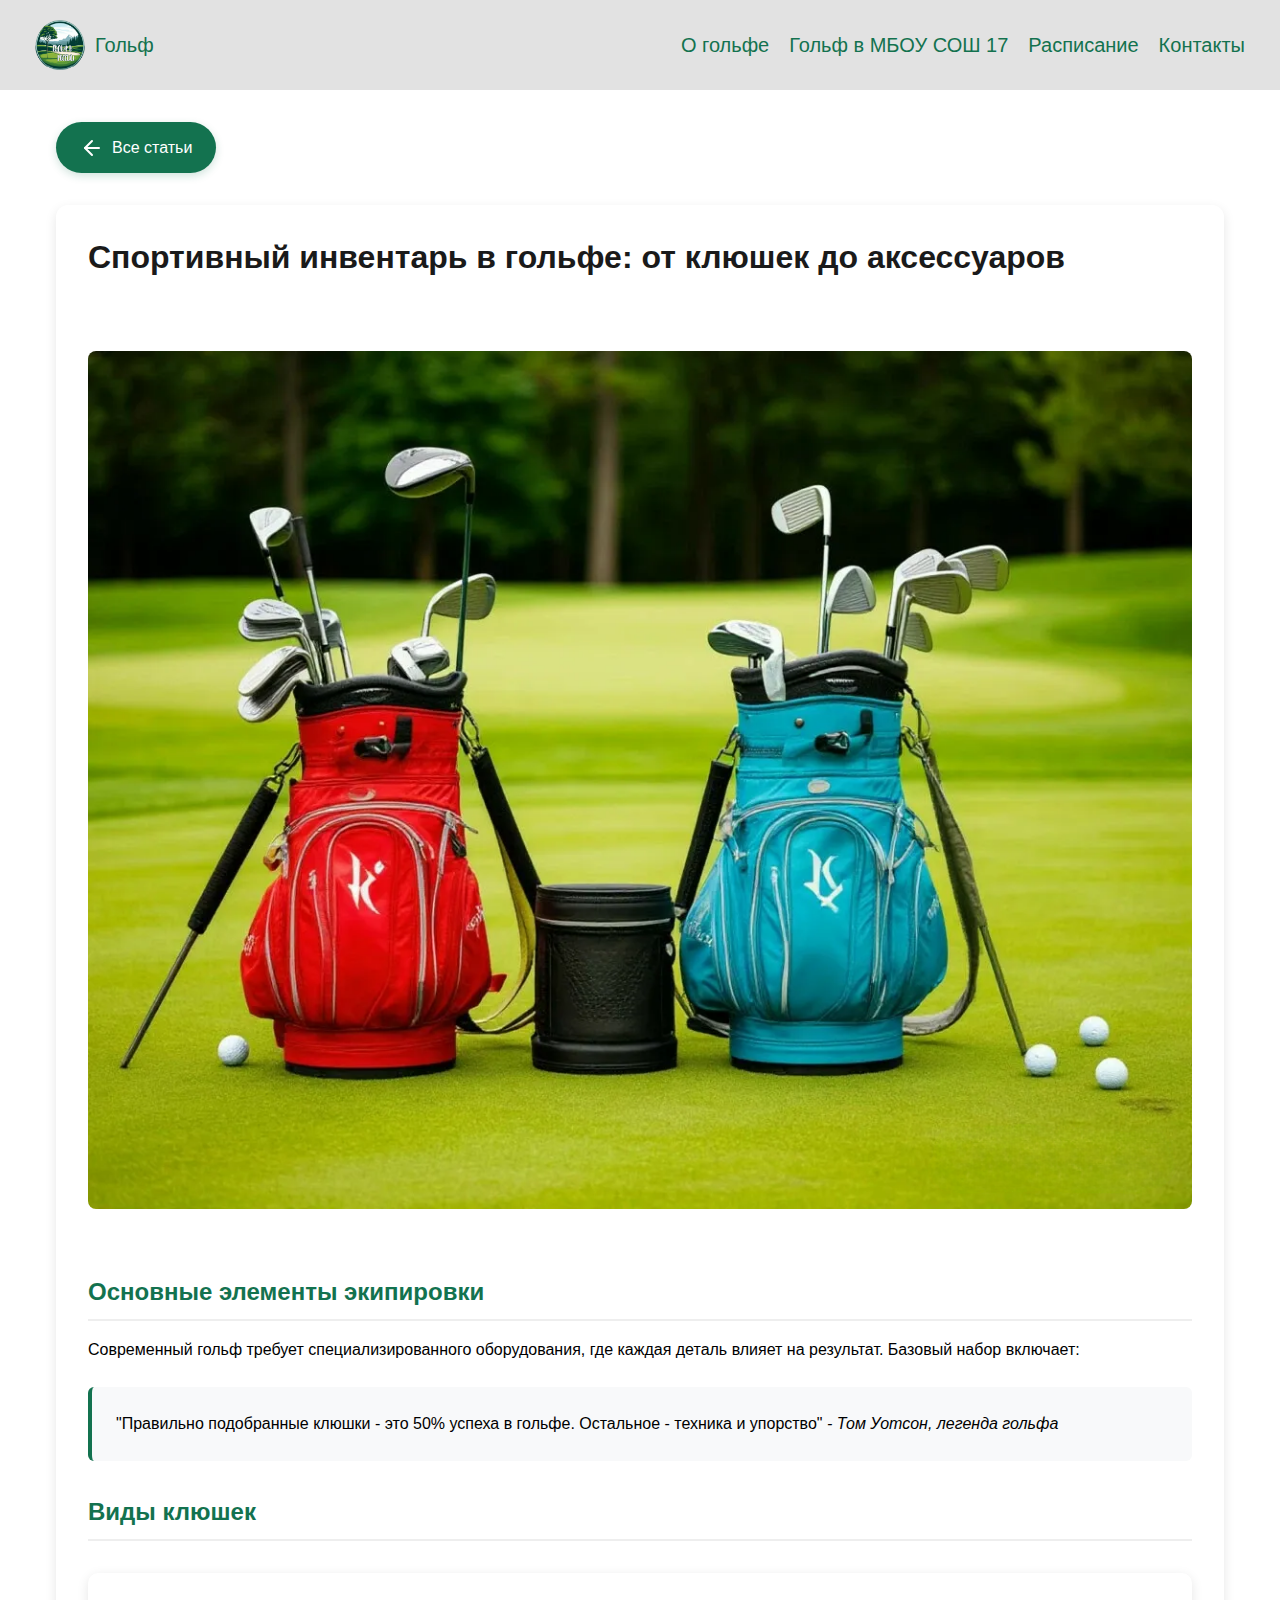
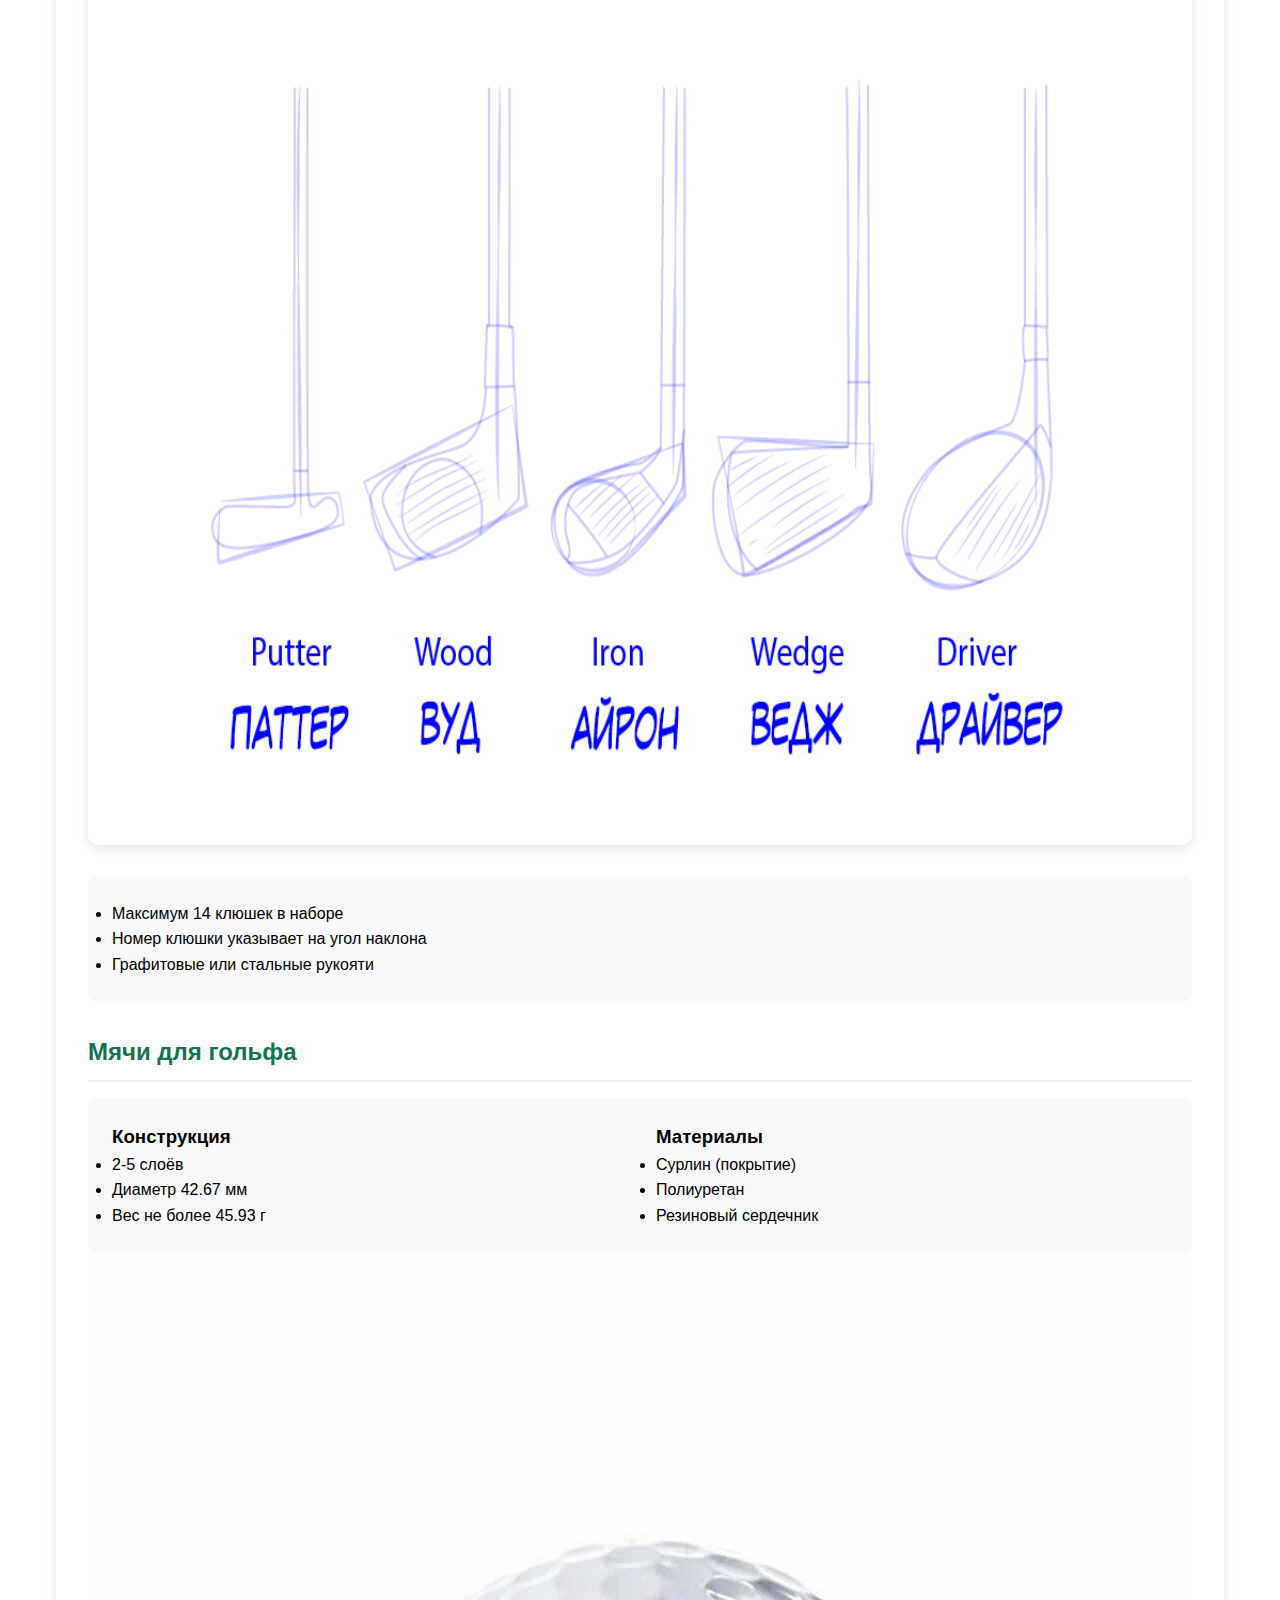
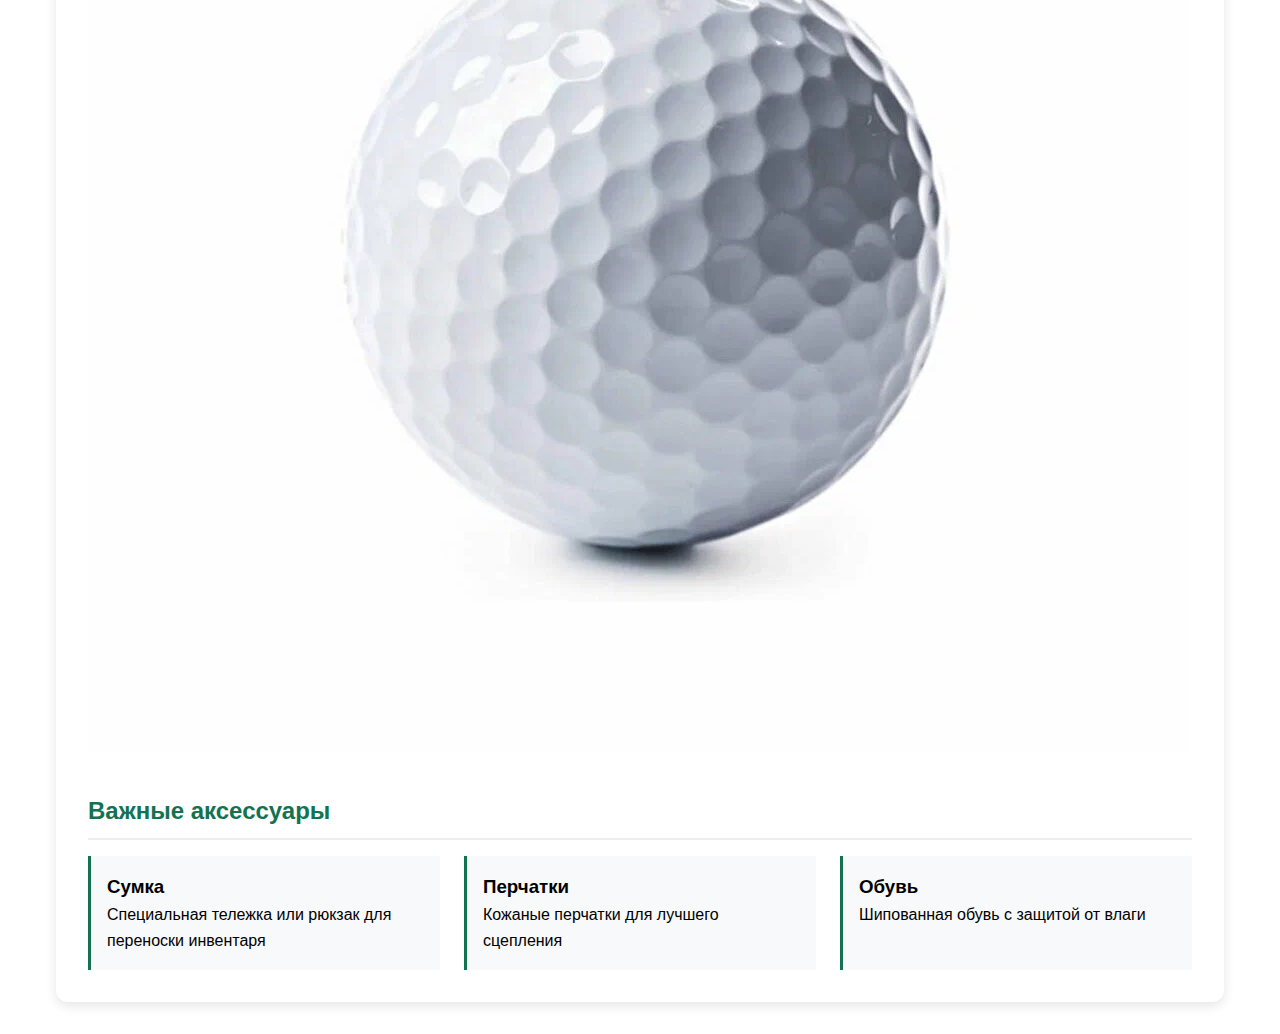
<file: pagesarc/sportinventory.html>
<!DOCTYPE html>
<html lang="ru">
  <head>
    <meta charset="UTF-8" />
    <meta name="viewport" content="width=device-width, initial-scale=1.0" />
    <title>Статья: Инвентарь для гольфа</title>
    <!-- <link rel="stylesheet" href="../css/history.css" /> -->
    <link rel="stylesheet" href="../css/sportinventory.css" />
    <link
      href="https://cdn.jsdelivr.net/npm/bootstrap@5.3.5/dist/css/bootstrap.min.css"
      rel="stylesheet"
      integrity="sha384-SgOJa3DmI69IUzQ2PVdRZhwQ+dy64/BUtbMJw1MZ8t5HZApcHrRKUc4W0kG879m7"
      crossorigin="anonymous"
    />
  </head>
  <body>
    <header>
      <nav class="header_nav">
        <div class="logo">
          <img src="../img/logo.png" alt="logo" />
          <a href="../index.html">Гольф</a>
        </div>

        <!-- Десктопное меню -->
        <ul class="header_ul desktop-menu">
          <li class="header_item">
            <a href="./abotgolf.html">О гольфе</a>
          </li>
          <li class="header_item">
            <a href="./golfschool.html">Гольф в МБОУ СОШ 17</a>
          </li>
          <li class="header_item">
            <a href="./timesheet.html">Расписание</a>
          </li>
          <li class="header_item">
            <a href="./contacts.html">Контакты</a>
          </li>
        </ul>

        <!-- Мобильное меню -->
        <div class="dropdown mobile-menu">
          <button
            class="menu-btn"
            type="button"
            data-bs-toggle="dropdown"
            aria-expanded="false"
          >
            <span class="bar"></span>
            <span class="bar"></span>
            <span class="bar"></span>
          </button>
          <ul class="dropdown-menu">
            <li>
              <a class="dropdown-item" href="./abotgolf.html">О гольфе</a>
            </li>
            <li>
              <a class="dropdown-item" href="./golfschool.html"
                >Гольф в МБОУ СОШ 17</a
              >
            </li>
            <li>
              <a class="dropdown-item" href="./timesheet.html">Расписание</a>
            </li>
            <li>
              <a class="dropdown-item" href="./contacts.html">Контакты</a>
            </li>
          </ul>
        </div>
      </nav>
    </header>
    <main class="content-wrapper">
      <div class="back-button">
        <a href="../pages/abotgolf.html" class="back-link">
          <svg
            xmlns="http://www.w3.org/2000/svg"
            width="24"
            height="24"
            viewBox="0 0 24 24"
            fill="none"
            stroke="currentColor"
            stroke-width="2"
            stroke-linecap="round"
            stroke-linejoin="round"
            class="feather feather-arrow-left"
          >
            <line x1="19" y1="12" x2="5" y2="12"></line>
            <polyline points="12 19 5 12 12 5"></polyline>
          </svg>
          Все статьи
        </a>
      </div>

      <article class="article-card">
        <div class="article-header">
          <h1 class="article-title">
            Спортивный инвентарь в гольфе: от клюшек до аксессуаров
          </h1>
          <div class="article-meta">
          </div>
          <img
            src="../img/к3.png"
            alt="Инвентарь для гольфа"
            class="article-main-img"
          />
        </div>

        <div class="article-content">
          <section class="chapter">
            <h2>Основные элементы экипировки</h2>
            <p>
              Современный гольф требует специализированного оборудования, где
              каждая деталь влияет на результат. Базовый набор включает:
            </p>
            <div class="quote-block">
              <blockquote>
                "Правильно подобранные клюшки - это 50% успеха в гольфе.
                Остальное - техника и упорство"
                <cite>- Том Уотсон, легенда гольфа</cite>
              </blockquote>
            </div>
          </section>

          <section class="chapter">
            <h2>Виды клюшек</h2>
            <div class="equipment-grid">
              <div class="equipment-card">
                <img src="../img/клюшки.png" alt="клюшки" />
                <h3></h3>
                <p></p>
              </div>
            </div>
            <ul class="facts-list">
              <li>Максимум 14 клюшек в наборе</li>
              <li>Номер клюшки указывает на угол наклона</li>
              <li>Графитовые или стальные рукояти</li>
            </ul>
          </section>

          <section class="chapter">
            <h2>Мячи для гольфа</h2>
            <div class="ball-specs">
              <div class="spec-item">
                <h3>Конструкция</h3>
                <ul>
                  <li>2-5 слоёв</li>
                  <li>Диаметр 42.67 мм</li>
                  <li>Вес не более 45.93 г</li>
                </ul>
              </div>
              <div class="spec-item">
                <h3>Материалы</h3>
                <ul>
                  <li>Сурлин (покрытие)</li>
                  <li>Полиуретан</li>
                  <li>Резиновый сердечник</li>
                </ul>
              </div>
            </div>
            <img
              src="../img/golf-balls.jpg"
              alt="Мячи для гольфа"
              class="content-img float-right"
            />
          </section>

          <section class="chapter">
            <h2>Важные аксессуары</h2>
            <div class="accessories-list">
              <div class="accessory-item">
                <h3>Сумка</h3>
                <p>Специальная тележка или рюкзак для переноски инвентаря</p>
              </div>
              <div class="accessory-item">
                <h3>Перчатки</h3>
                <p>Кожаные перчатки для лучшего сцепления</p>
              </div>
              <div class="accessory-item">
                <h3>Обувь</h3>
                <p>Шипованная обувь с защитой от влаги</p>
              </div>
            </div>
          </section>
        </div>
      </article>
    </main>
    <script
      src="https://cdn.jsdelivr.net/npm/bootstrap@5.3.5/dist/js/bootstrap.bundle.min.js"
      integrity="sha384-k6d4wzSIapyDyv1kpU366/PK5hCdSbCRGRCMv+eplOQJWyd1fbcAu9OCUj5zNLiq"
      crossorigin="anonymous"
    ></script>
  </body>
</html>
</file>
<file: css/history.css>
/* Общие стили */
* {
    margin: 0;
    padding: 0;
    box-sizing: border-box;
  }
  
  body {
    font-family: -apple-system, BlinkMacSystemFont, 'Segoe UI', Roboto, sans-serif;
    line-height: 1.6;
  }
  
  /* Хедер */
  .header_nav a{
    text-decoration: none;
}


/* плашка */

.header_nav{
    display: flex;
    flex-direction: row;
    justify-content: space-between;
    align-items: center;
    padding: 20px 35px;
    background-color: #e2e2e2;
    transition: all 0.3s ease;
    color: #13724f;
    font-size: 20px;
}

.header_ul{
    display: flex;
    flex-direction: row;
    gap: 20px;
    list-style: none;
    align-items: center;
    justify-content: center;
}

.logo{
    display: flex;
    flex-direction: row;
    gap: 10px;
    align-items: center;
    justify-content: center;
}

.logo a{
    color: #13724f;
}

.logo img{
    height: 50px;
    width: 50px;
}

/* наведение */
/* Добавляем эти стили в раздел header */
.header_item a {
    color: #0b2703;
    font-weight: 500;
    padding: 5px 0;
    position: relative;
    transition: color 0.3s ease;
    display: inline-block;
    color: #13724f;

}

.header_item a::after {
    content: '';
    position: absolute;
    width: 100%;
    height: 2px;
    bottom: 0;
    left: 0;
    background: #0b2703;
    transform: scaleX(0);
    transform-origin: bottom right;
    transition: transform 0.3s ease;
}

.header_item a:hover {
    color: #2c3e50;
}

.header_item a:hover::after {
    transform: scaleX(1);
    transform-origin: bottom left;
}

/* Мобильное меню */
.mobile-menu {
    display: none;
}

.menu-btn {
    background: none;
    border: none;
    padding: 15px;
    cursor: pointer;
}

.bar {
    display: block;
    width: 25px;
    height: 3px;
    margin: 5px auto;
    background: #13724f;
    transition: all 0.3s ease;
}

.dropdown-menu {
    border: none;
    box-shadow: 0 4px 12px rgba(0,0,0,0.1);
    min-width: 200px;
    right: 20px !important;
    left: auto !important;
}

.dropdown-item {
    color: #13724f !important;
    padding: 12px 20px !important;
    transition: all 0.3s ease;
}

.dropdown-item:hover {
    background: #f8f9fa !important;
    transform: translateX(5px);
}

/* Адаптация */
@media screen and (max-width: 992px) {
    .desktop-menu {
        display: none;
    }
    
    .mobile-menu {
        display: block;
        margin-right: 20px;
    }
    
    .header_nav {
        padding: 15px 20px;
    }
    
    .logo {
        padding: 10px 0;
    }
    
    .wrapper__title {
        font-size: 3rem !important;
        text-align: center;
    }
    
    .wrapper {
        padding: 0 2rem !important;
    }
}

@media screen and (max-width: 576px) {
    .logo img {
        width: 40px;
        height: 40px;
    }
    
    .logo a {
        font-size: 18px;
    }
    
    .wrapper__title {
        font-size: 2.5rem !important;
    }
    
    .dropdown-menu {
        min-width: 180px;
    }
}


  /* Основной контент */
  .content-wrapper {
    max-width: 1200px;
    margin: 0 auto;
    padding: 1rem;
  }
  
  .article-container {
    padding: 2rem 0;
  }
  
  /* Карточка статьи */
  .article-card {
    background: white;
    border-radius: 12px;
    box-shadow: 0 4px 12px rgba(0,0,0,0.1);
    padding: 2rem;
    margin: 1rem 0;
  }
  
  .article-title {
    font-size: 2rem;
    color: #1a1a1a;
    margin-bottom: 1rem;
    line-height: 1.3;
  }
  
  .article-meta {
    display: flex;
    gap: 1.5rem;
    color: #666;
    margin-bottom: 2rem;
    font-size: 0.9rem;
  }
  
  .article-main-img {
    width: 100%;
    height: auto;
    border-radius: 8px;
    margin: 1.5rem 0;
    object-fit: cover;
  }
  
  /* Элементы статьи */
  .chapter h2 {
    color: #13724f;
    font-size: 1.5rem;
    margin: 2rem 0 1rem;
    padding-bottom: 0.5rem;
    border-bottom: 2px solid #eee;
  }
  
  .quote-block {
    background: #f8f9fa;
    border-left: 4px solid #13724f;
    padding: 1.5rem;
    margin: 1.5rem 0;
    border-radius: 6px;
  }
  
  .facts-list {
    background: #f8f9fa;
    padding: 1.5rem;
    border-radius: 8px;
    margin: 1.5rem 0;
  }
  
  .timeline {
    display: grid;
    gap: 1rem;
    margin: 2rem 0;
  }
  
  .timeline-item {
    padding: 1.5rem;
    background: #f8f9fa;
    border-left: 3px solid #13724f;
    border-radius: 6px;
  }
  
  /* Кнопка назад */
  .back-button {
    margin: 1rem 0 2rem;
  }
  
  .back-link {
    display: inline-flex;
    align-items: center;
    gap: 0.5rem;
    padding: 0.8rem 1.5rem;
    background: #13724f;
    color: white !important;
    border-radius: 50px;
    text-decoration: none !important;
    transition: all 0.2s ease;
    box-shadow: 0 3px 8px rgba(19, 114, 79, 0.2);
  }
  
  .back-link:hover {
    background: #0d5038;
    transform: translateY(-1px);
  }
  
  /* Адаптив */
  @media (max-width: 992px) {
    .header_nav {
      padding: 1rem;
    }
    
    .desktop-menu {
      display: none;
    }
    
    .mobile-menu {
      display: block;
    }
  }
  
  @media (max-width: 768px) {
    .article-card {
      padding: 1.5rem;
      border-radius: 0;
      margin: 0 -1rem;
      width: calc(100% + 2rem);
    }
    
    .article-title {
      font-size: 1.7rem;
    }
    
    .article-meta {
      flex-direction: column;
      gap: 0.5rem;
    }
    
    .chapter h2 {
      font-size: 1.3rem;
    }
    
    .back-link {
      position: fixed;
      bottom: 1rem;
      right: 1rem;
      left: 1rem;
      justify-content: center;
      padding: 1rem;
      z-index: 1000;
      box-shadow: 0 4px 12px rgba(0,0,0,0.2);
    }
  }
  
  @media (max-width: 576px) {
    .header_nav {
      padding: 0.8rem;
    }
    
    .logo a {
      font-size: 1rem;
    }
    
    .article-title {
      font-size: 1.5rem;
    }
    
    .article-card {
      padding: 1rem;
    }
    
    .content-img{
        width: 350px;
    }

    .timeline-item {
      padding: 1rem;
    }
    
    .quote-block,
    .facts-list {
      padding: 1rem;
    }
    
    .article-meta {
      font-size: 0.8rem;
    }
  }
  
  /* Мобильное меню */
  .mobile-menu .dropdown-menu {
    border: none;
    box-shadow: 0 4px 12px rgba(0,0,0,0.15);
    margin-top: 0.5rem;
  }
  
  .bar {
    background: #13724f;
    transition: all 0.3s ease;
  }
  
  .menu-btn:hover .bar {
    background: #0d5038;
  }
</file>
<file: css/sportinventory.css>
/* Сетка для оборудования */
.equipment-grid {
    display: grid;
    gap: 2rem;
    grid-template-columns: repeat(auto-fit, minmax(280px, 1fr));
    margin: 2rem 0;
  }
  
  .equipment-card {
    padding: 1.5rem;
    border-radius: 10px;
    background: #fff;
    box-shadow: 0 3px 12px rgba(0,0,0,0.1);
    text-align: center;
    transition: transform 0.3s ease;
  }
  
  .equipment-card:hover {
    transform: translateY(-5px);
  }
  
  .equipment-card img {
    width: 900px;
    height: 800px;
    margin-bottom: 1rem;
  }
  
  /* Характеристики мячей */
  .ball-specs {
    display: grid;
    grid-template-columns: repeat(2, 1fr);
    gap: 2rem;
    background: #f8f9fa;
    padding: 1.5rem;
    border-radius: 8px;
  }
  
  /* Список аксессуаров */
  .accessories-list {
    display: grid;
    gap: 1.5rem;
    grid-template-columns: repeat(auto-fit, minmax(250px, 1fr));
  }
  
  .accessory-item {
    padding: 1rem;
    border-left: 3px solid #13724f;
    background: #f8f9fa;
  }
  
  @media (max-width: 768px) {
    .ball-specs {
      grid-template-columns: 1fr;
    }
    
    .equipment-card {
      padding: 1rem;
    }
  }

  .rules-grid {
    display: grid;
    gap: 1.5rem;
    grid-template-columns: repeat(auto-fit, minmax(250px, 1fr));
    margin: 2rem 0;
  }
  
  .rule-card {
    background: #f8f9fa;
    padding: 1.5rem;
    border-radius: 8px;
    border-left: 4px solid #13724f;
    transition: transform 0.3s ease;
  }
  
  .rule-card:hover {
    transform: translateY(-5px);
  }
  
  .rule-card h3 {
    color: #13724f;
    margin-bottom: 0.8rem;
    font-size: 1.2rem;
  }

  /* --- */
  /* Общие стили */
* {
    margin: 0;
    padding: 0;
    box-sizing: border-box;
  }
  
  body {
    font-family: -apple-system, BlinkMacSystemFont, 'Segoe UI', Roboto, sans-serif;
    line-height: 1.6;
  }
  
  /* Хедер */
  .header_nav a{
    text-decoration: none;
}


/* плашка */

.header_nav{
    display: flex;
    flex-direction: row;
    justify-content: space-between;
    align-items: center;
    padding: 20px 35px;
    background-color: #e2e2e2;
    transition: all 0.3s ease;
    color: #13724f;
    font-size: 20px;
}

.header_ul{
    display: flex;
    flex-direction: row;
    gap: 20px;
    list-style: none;
    align-items: center;
    justify-content: center;
}

.logo{
    display: flex;
    flex-direction: row;
    gap: 10px;
    align-items: center;
    justify-content: center;
}

.logo a{
    color: #13724f;
}

.logo img{
    height: 50px;
    width: 50px;
}

/* наведение */
/* Добавляем эти стили в раздел header */
.header_item a {
    color: #0b2703;
    font-weight: 500;
    padding: 5px 0;
    position: relative;
    transition: color 0.3s ease;
    display: inline-block;
    color: #13724f;

}

.header_item a::after {
    content: '';
    position: absolute;
    width: 100%;
    height: 2px;
    bottom: 0;
    left: 0;
    background: #0b2703;
    transform: scaleX(0);
    transform-origin: bottom right;
    transition: transform 0.3s ease;
}

.header_item a:hover {
    color: #2c3e50;
}

.header_item a:hover::after {
    transform: scaleX(1);
    transform-origin: bottom left;
}

/* Мобильное меню */
.mobile-menu {
    display: none;
}

.menu-btn {
    background: none;
    border: none;
    padding: 15px;
    cursor: pointer;
}

.bar {
    display: block;
    width: 25px;
    height: 3px;
    margin: 5px auto;
    background: #13724f;
    transition: all 0.3s ease;
}

.dropdown-menu {
    border: none;
    box-shadow: 0 4px 12px rgba(0,0,0,0.1);
    min-width: 200px;
    right: 20px !important;
    left: auto !important;
}

.dropdown-item {
    color: #13724f !important;
    padding: 12px 20px !important;
    transition: all 0.3s ease;
}

.dropdown-item:hover {
    background: #f8f9fa !important;
    transform: translateX(5px);
}

/* Адаптация */
@media screen and (max-width: 992px) {
    .desktop-menu {
        display: none;
    }
    
    .mobile-menu {
        display: block;
        margin-right: 20px;
    }
    
    .header_nav {
        padding: 15px 20px;
    }
    
    .logo {
        padding: 10px 0;
    }
    
    .wrapper__title {
        font-size: 3rem !important;
        text-align: center;
    }
    
    .wrapper {
        padding: 0 2rem !important;
    }
}

@media screen and (max-width: 576px) {
    .logo img {
        width: 40px;
        height: 40px;
    }
    
    .logo a {
        font-size: 18px;
    }
    
    .wrapper__title {
        font-size: 2.5rem !important;
    }
    
    .dropdown-menu {
        min-width: 180px;
    }
}


  /* Основной контент */
  .content-wrapper {
    max-width: 1200px;
    margin: 0 auto;
    padding: 1rem;
  }
  
  .article-container {
    padding: 2rem 0;
  }
  
  /* Карточка статьи */
  .article-card {
    background: white;
    border-radius: 12px;
    box-shadow: 0 4px 12px rgba(0,0,0,0.1);
    padding: 2rem;
    margin: 1rem 0;
  }
  
  .article-title {
    font-size: 2rem;
    color: #1a1a1a;
    margin-bottom: 1rem;
    line-height: 1.3;
  }
  
  .article-meta {
    display: flex;
    gap: 1.5rem;
    color: #666;
    margin-bottom: 2rem;
    font-size: 0.9rem;
  }
  
  .article-main-img {
    width: 100%;
    height: auto;
    border-radius: 8px;
    margin: 1.5rem 0;
    object-fit: cover;
  }
  
  /* Элементы статьи */
  .chapter h2 {
    color: #13724f;
    font-size: 1.5rem;
    margin: 2rem 0 1rem;
    padding-bottom: 0.5rem;
    border-bottom: 2px solid #eee;
  }
  
  .quote-block {
    background: #f8f9fa;
    border-left: 4px solid #13724f;
    padding: 1.5rem;
    margin: 1.5rem 0;
    border-radius: 6px;
  }
  
  .facts-list {
    background: #f8f9fa;
    padding: 1.5rem;
    border-radius: 8px;
    margin: 1.5rem 0;
  }
  
  .timeline {
    display: grid;
    gap: 1rem;
    margin: 2rem 0;
  }
  
  .timeline-item {
    padding: 1.5rem;
    background: #f8f9fa;
    border-left: 3px solid #13724f;
    border-radius: 6px;
  }
  
  /* Кнопка назад */
  .back-button {
    margin: 1rem 0 2rem;
  }
  
  .back-link {
    display: inline-flex;
    align-items: center;
    gap: 0.5rem;
    padding: 0.8rem 1.5rem;
    background: #13724f;
    color: white !important;
    border-radius: 50px;
    text-decoration: none !important;
    transition: all 0.2s ease;
    box-shadow: 0 3px 8px rgba(19, 114, 79, 0.2);
  }
  
  .back-link:hover {
    background: #0d5038;
    transform: translateY(-1px);
  }
  
  /* Адаптив */
  @media (max-width: 992px) {
    .header_nav {
      padding: 1rem;
    }
    
    .desktop-menu {
      display: none;
    }
    
    .mobile-menu {
      display: block;
    }
  }
  
  @media (max-width: 768px) {
    .article-card {
      padding: 1.5rem;
      border-radius: 0;
      margin: 0 -1rem;
      width: calc(100% + 2rem);
    }
    
    .article-title {
      font-size: 1.7rem;
    }
    
    .article-meta {
      flex-direction: column;
      gap: 0.5rem;
    }
    
    .chapter h2 {
      font-size: 1.3rem;
    }
    
    .back-link {
      position: fixed;
      bottom: 1rem;
      right: 1rem;
      left: 1rem;
      justify-content: center;
      padding: 1rem;
      z-index: 1000;
      box-shadow: 0 4px 12px rgba(0,0,0,0.2);
    }
  }
  
  @media (max-width: 576px) {
    .header_nav {
      padding: 0.8rem;
    }
    
    .logo a {
      font-size: 1rem;
    }
    
    .article-title {
      font-size: 1.5rem;
    }
    
    .article-card {
      padding: 1rem;
    }
    
    .content-img{
        width: 350px;
    }

    .timeline-item {
      padding: 1rem;
    }
    
    .quote-block,
    .facts-list {
      padding: 1rem;
    }
    
    .article-meta {
      font-size: 0.8rem;
    }
  }
  
  /* Мобильное меню */
  .mobile-menu .dropdown-menu {
    border: none;
    box-shadow: 0 4px 12px rgba(0,0,0,0.15);
    margin-top: 0.5rem;
  }
  
  .bar {
    background: #13724f;
    transition: all 0.3s ease;
  }
  
  .menu-btn:hover .bar {
    background: #0d5038;
  }
</file>
